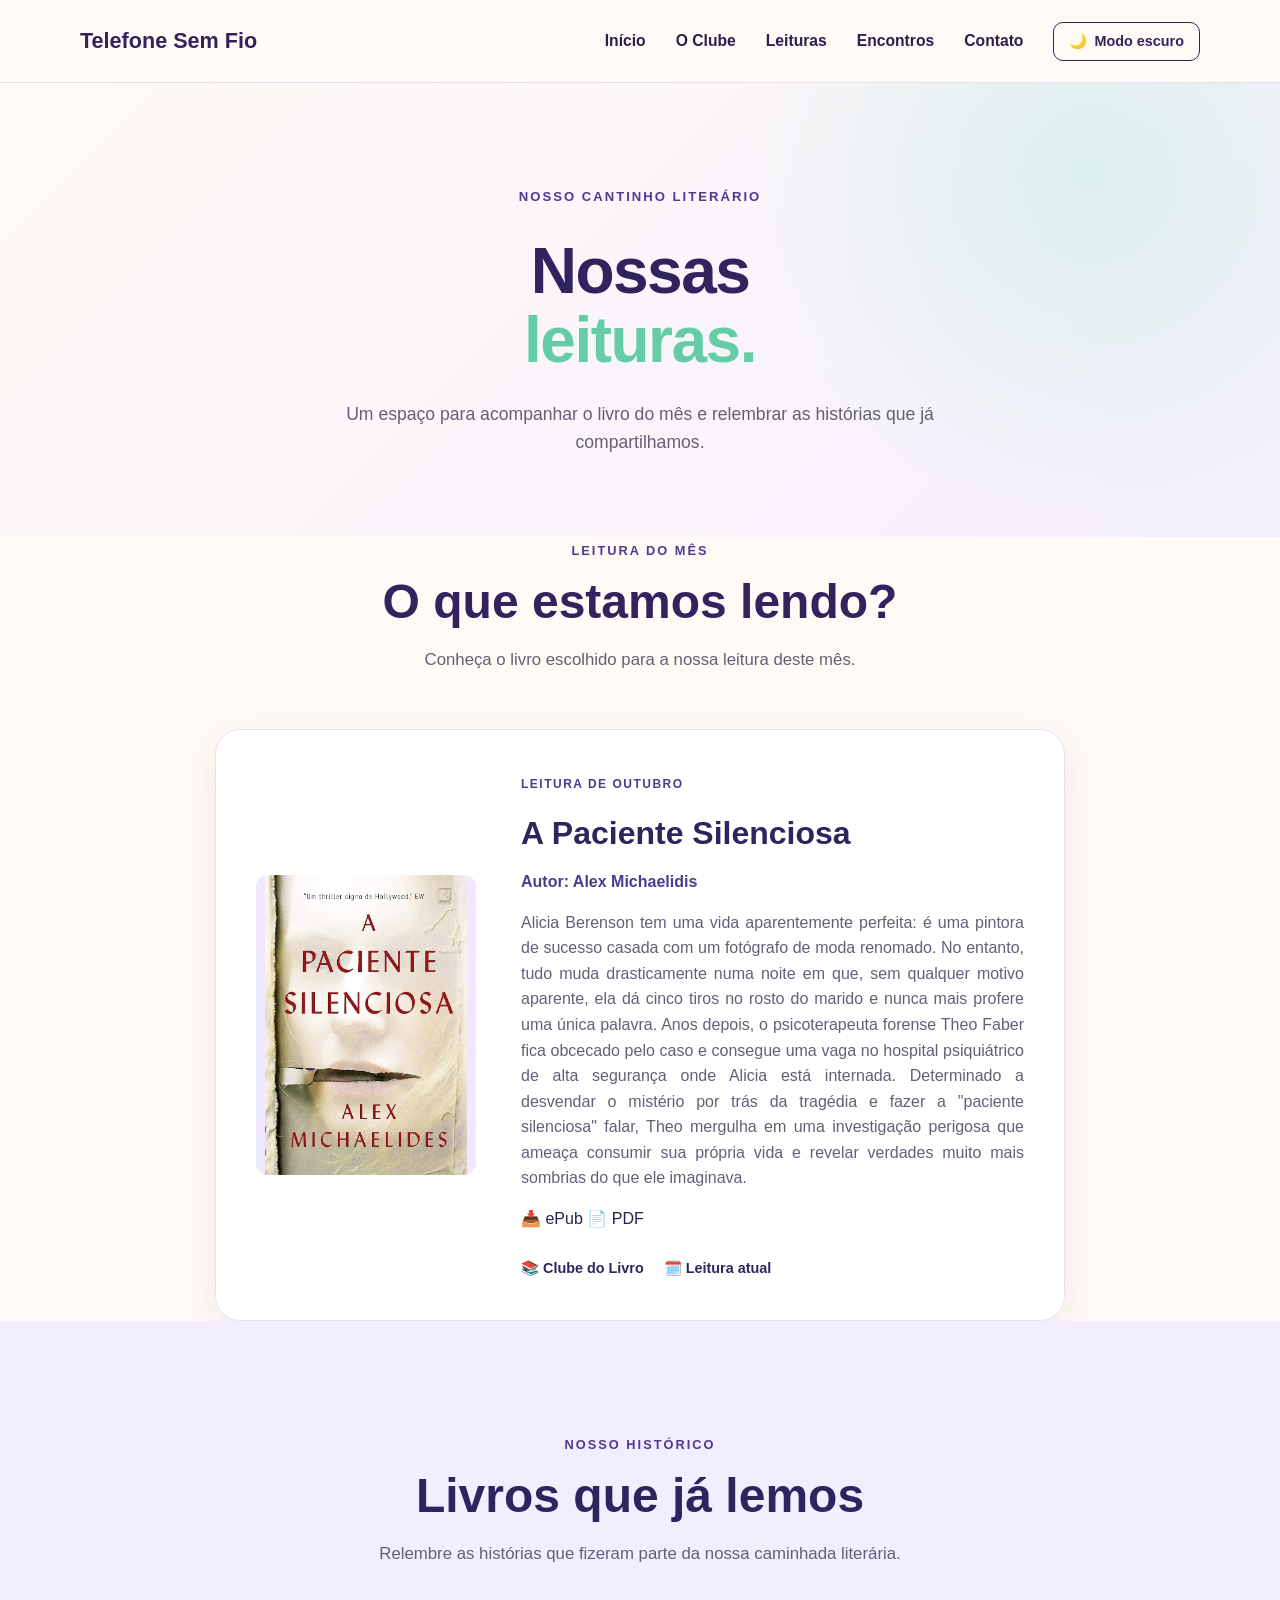
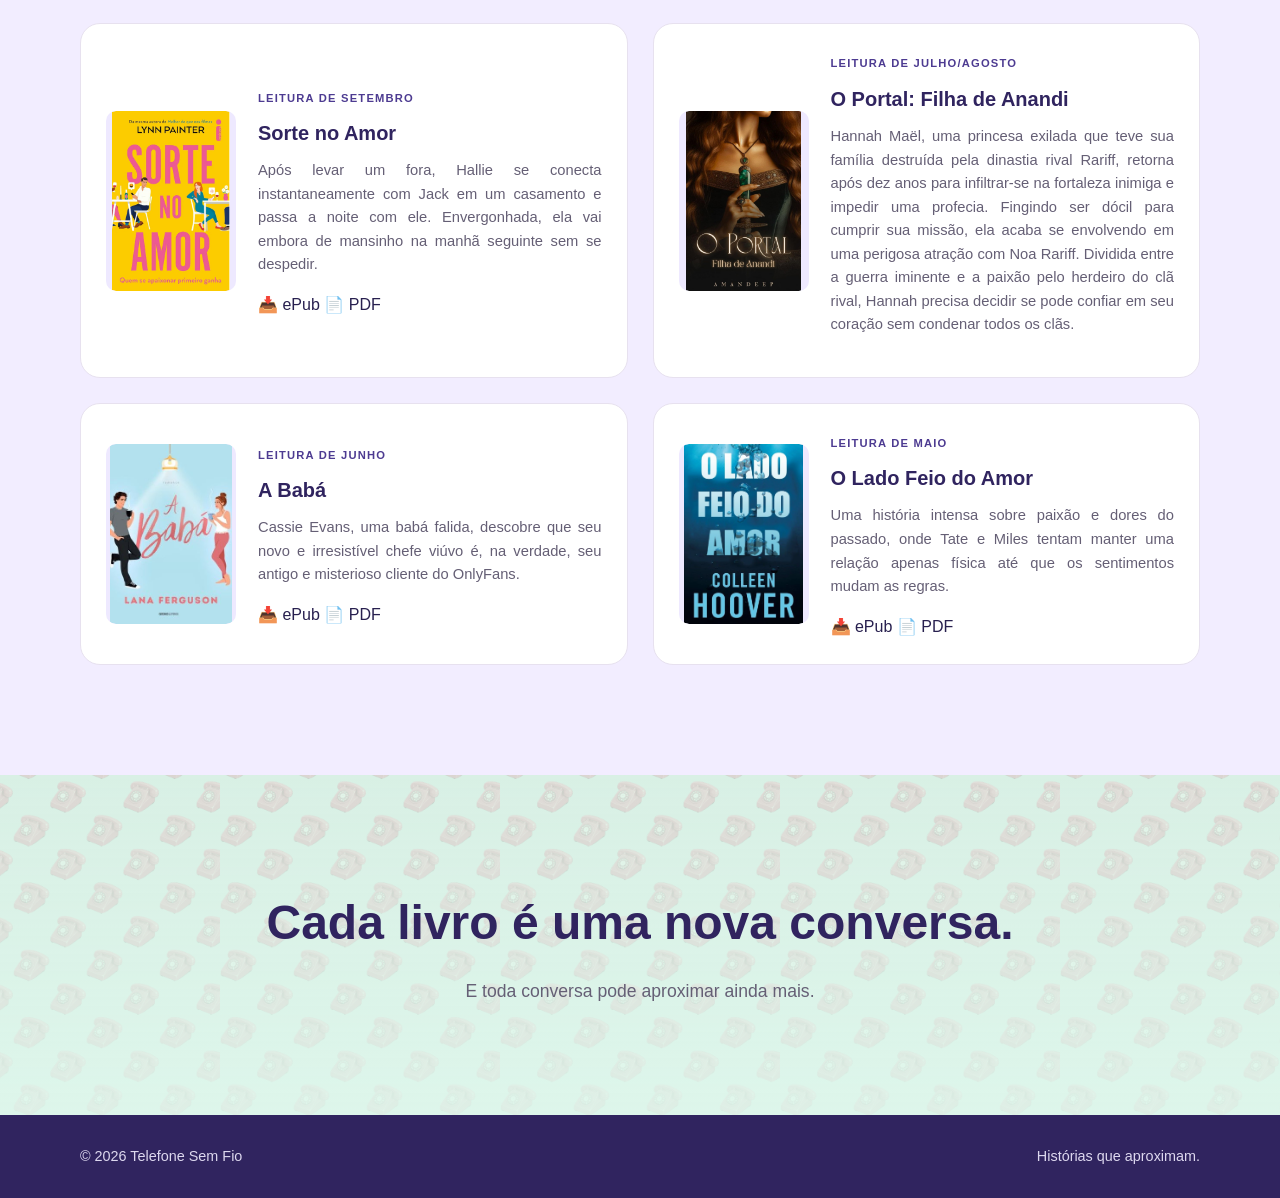
<file: leituras.html>
<!DOCTYPE html>
<html lang="pt-BR">

<head>
    <meta charset="UTF-8">
    <meta name="viewport" content="width=device-width, initial-scale=1.0">

    <title>Leituras | Telefone Sem Fio</title>
<link rel="shortcut icon" href="favicon-16x16.png" type="image/x-icon">
    <link rel="stylesheet" href="style.css">
</head>

<body>

    <!-- ================= CABEÇALHO ================= -->

 <header class="cabecalho">

    <div class="container cabecalho-conteudo">

        <a href="index.html" class="logo-texto">
            Telefone Sem Fio
        </a>


        <!-- BOTÃO DO MENU MOBILE -->

        <button
            class="botao-menu"
            id="botao-menu"
            aria-label="Abrir menu"
            aria-expanded="false"
        >
            ☰
        </button>


        <!-- MENU -->

        <nav class="menu" id="menu">

            <a href="index.html#inicio">
                Início
            </a>

            <a href="index.html#clube">
                O Clube
            </a>

            <a href="leituras.html">
                Leituras
            </a>

            <a href="index.html#encontros">
                Encontros
            </a>

            <a href="index.html#contato">
                Contato
            </a>

        </nav>


        <!-- BOTÃO CLARO / ESCURO -->

        <button id="botao-tema" class="botao-tema">

            <span id="icone-tema">🌙</span>

            <span id="texto-tema">
                Modo escuro
            </span>

        </button>

    </div>

</header>


    <main>

        <!-- ================= TÍTULO DA PÁGINA ================= -->

        <section class="pagina-titulo">

            <div class="container">

                <span class="pequeno-titulo">
                    NOSSO CANTINHO LITERÁRIO
                </span>

                <h1>
                    Nossas
                    <span>leituras.</span>
                </h1>

                <p>
                    Um espaço para acompanhar o livro do mês
                    e relembrar as histórias que já compartilhamos.
                </p>

            </div>

        </section>


        <!-- ================= LIVRO DO MÊS ================= -->

        

            <div class="container">

                <div class="titulo-secao">

                    <span>LEITURA DO MÊS</span>

                    <h2>O que estamos lendo?</h2>

                    <p>
                        Conheça o livro escolhido para a nossa
                        leitura deste mês.
                    </p>

                </div>


                <article class="livro-detalhado">

                    <div class="capa-grande">

                        <!-- COLOQUE A CAPA DO LIVRO DO MÊS AQUI -->

                        <img src="capas livros/Paciente Silenciosa.jpg"
                             alt="Capa do livro do mês">

                    </div>


                    <div class="livro-detalhado-info">

                        <span class="etiqueta-livro">
                            LEITURA DE OUTUBRO
                        </span>

                        <h3>A Paciente Silenciosa</h3>

                        <p class="autora-livro">
                            Autor: Alex Michaelidis
                        </p>

                        <p class="texto-sinopse">
                            Alicia Berenson tem uma vida aparentemente perfeita: é uma pintora de sucesso casada com um fotógrafo de moda renomado. No entanto, tudo muda drasticamente numa noite em que, sem qualquer motivo aparente, ela dá cinco tiros no rosto do marido e nunca mais profere uma única palavra.
                            Anos depois, o psicoterapeuta forense Theo Faber fica obcecado pelo caso e consegue uma vaga no hospital psiquiátrico de alta segurança onde Alicia está internada. Determinado a desvendar o mistério por trás da tragédia e fazer a "paciente silenciosa" falar, Theo mergulha em uma investigação perigosa que ameaça consumir sua própria vida e revelar verdades muito mais sombrias do que ele imaginava. 
                        </p>
                <div class="downloads-livro">

                            <a
                                href="downloads/A Paciente Silenciosa - Alex Michaelides.epub"
                                download
                                class="botao-download"
                            >
                                📥 ePub
                            </a>

                            <a
                                href="downloads/A Paciente Silenciosa – Alex Michaelides.pdf"
                                download
                                class="botao-download"
                            >
                                📄 PDF
                            </a>

                        </div>
                        <p class="texto-sinopse">
                          
                        </p>

                        <div class="informacoes-livro">

                            <span>📚 Clube do Livro</span>

                            <span>🗓️ Leitura atual</span>

                        </div>

                    </div>

                </article>

            </div>

        

<section id="fundo-pagina">
        <!-- ================= LIVROS ANTERIORES ================= -->

        <section class="secao secao-destaque">

            <div class="container">

                <div class="titulo-secao">

                    <span>NOSSO HISTÓRICO</span>

                    <h2>Livros que já lemos</h2>

                    <p>
                        Relembre as histórias que fizeram parte
                        da nossa caminhada literária.
                    </p>

                </div>


                <div class="historico-livros">

                   <article class="historico-card">

                        <div class="capa-historico">

                            <img src="capas livros/sorte no amor _Lynn Painter _livro romance.jpg"
                                 alt="Capa do livro de setembro">

                        </div>

                        <div class="historico-info">

                            <span>LEITURA DE SETEMBRO</span>

                            <h3>Sorte no Amor</h3>

                            <p class="texto-sinopse">
                                Após levar um fora, Hallie se conecta instantaneamente com Jack em um casamento e passa a noite com ele. Envergonhada, ela vai embora de mansinho na manhã seguinte sem se despedir.
                            </p>
<div class="downloads-livro">

            <a
                href="downloads/Sorte no amor - Lynn Painter.epub"
                download
                class="botao-download"
            >
                📥 ePub
            </a>

            <a
                href="downloads/Sorte No Amor.pdf"
                download
                class="botao-download"
            >
                📄 PDF
            </a>

        </div>
                        </div>

                    </article>

                    <!-- LIVRO ANTERIOR 1 -->
 
                    <article class="historico-card">

                        <div class="capa-historico">

                            <img src="capas livros/o portal.jpg"
                                 alt="Capa do primeiro livro">

                        </div>

                        <div class="historico-info">

                            <span>LEITURA DE JULHO/AGOSTO</span>

                            <h3>O Portal: Filha de Anandi</h3>

                            <p class="texto-sinopse">
                                Hannah Maël, uma princesa exilada que teve sua família destruída pela dinastia rival Rariff, retorna após dez anos para infiltrar-se na fortaleza inimiga e impedir uma profecia. Fingindo ser dócil para cumprir sua missão, ela acaba se envolvendo em uma perigosa atração com Noa Rariff. Dividida entre a guerra iminente e a paixão pelo herdeiro do clã rival, Hannah precisa decidir se pode confiar em seu coração sem condenar todos os clãs.
                            </p>

                        </div>

                    </article>


                    <!-- LIVRO ANTERIOR 2 -->

                    <article class="historico-card">

                        <div class="capa-historico">

                            <img src="capas livros/Livro_ A babá.jpg"
                                 alt="Capa do segundo livro">

                        </div>

                        <div class="historico-info">

                            <span>LEITURA DE JUNHO</span>

                            <h3>A Babá</h3>

                            <p class="texto-sinopse">
                                Cassie Evans, uma babá falida, descobre que seu novo e irresistível chefe viúvo é, na verdade, seu antigo e misterioso cliente do OnlyFans.
                            </p>
<div class="downloads-livro">

            <a
                href="downloads/A Babá - Lana Ferguson.epub"
                download
                class="botao-download"
            >
                📥 ePub
            </a>

            <a
                href="downloads/A baba - Lana Ferguson.pdf"
                download
                class="botao-download"
            >
                📄 PDF
            </a>

        </div>
                        </div>

                    </article>


                    <!-- LIVRO ANTERIOR 3 -->

                    <article class="historico-card">

                        <div class="capa-historico">

                            <img src="capas livros/o lado feio do amor.jpg"
                                 alt="Capa de O Lado Feio do Amor">

                        </div>

                        <div class="historico-info">

                            <span>LEITURA DE MAIO</span>

                            <h3>O Lado Feio do Amor</h3>

                            <p class="texto-sinopse">
                                Uma história intensa sobre paixão e dores do passado, onde Tate e Miles tentam manter uma relação apenas física até que os sentimentos mudam as regras.
                            </p>
<div class="downloads-livro">

            <a
                href="downloads/O lado feio do amor - Colleen Hoover.epub"
                download
                class="botao-download"
            >
                📥 ePub
            </a>

            <a
                href="downloads/8 - O Lado Feio do Amor - Colleen Hoover (oficial).pdf"
                download
                class="botao-download"
            >
                📄 PDF
            </a>

        </div>
                        </div>

                    </article>
</section>
                </div>
            </div>
        </section>


        <!-- ================= FRASE FINAL ================= -->
        <section class="secao frase-final">
            <div class="container">
                <h2>
                    Cada livro é uma nova conversa.
                </h2>
                <p>
                    E toda conversa pode aproximar ainda mais.
                </p>
            </div>
        </section>
    </main>


    <!-- ================= RODAPÉ ================= -->
    <footer class="rodape">
        <div class="container rodape-conteudo">
            <p>
                © 2026 Telefone Sem Fio
            </p>
            <p>
                Histórias que aproximam.
            </p>
        </div>
    </footer>


    <script src="script.js"></script>

</body>

</html>
</file>
<file: style.css>
/* =====================================================
   RESET
===================================================== */

* {
    margin: 0;
    padding: 0;
    box-sizing: border-box;
}

html {
    scroll-behavior: smooth;
}

body {
    font-family: Arial, Helvetica, sans-serif;
    background-color: #fffaf5;
    color: #28204f;
    line-height: 1.6;

    transition:
        background-color 0.3s ease,
        color 0.3s ease;
}

a {
    text-decoration: none;
    color: inherit;
}

img {
    max-width: 100%;
    display: block;
}


/* =====================================================
   VARIÁVEIS
===================================================== */

:root {
    --roxo: #30245f;
    --roxo-claro: #4d3b91;

    --lilas: #eee9ff;

    --verde: #9be5c7;
    --verde-claro: #dff8ed;

    --creme: #fffaf5;
    --branco: #ffffff;

    --texto: #28204f;
    --texto-claro: #655f75;

    --borda: #e7e1ef;

    --sombra:
        0 15px 40px rgba(48, 36, 95, 0.10);
}


/* =====================================================
   CONTAINER
===================================================== */

.container {
    width: min(1120px, 90%);
    margin: 0 auto;
}


/* =====================================================
   CABEÇALHO
===================================================== */

.cabecalho {
    position: sticky;
    top: 0;
    z-index: 1000;

    background-color: rgba(255, 250, 245, 0.96);

    border-bottom: 1px solid var(--borda);

    backdrop-filter: blur(10px);

    transition:
        background-color 0.3s ease,
        border-color 0.3s ease;
}

.cabecalho-conteudo {
    min-height: 82px;

    display: flex;
    align-items: center;
    justify-content: space-between;

    gap: 30px;
}


/* LOGO */

.logo-texto {
    font-size: 1.35rem;
    font-weight: 800;

    color: var(--roxo);

    white-space: nowrap;

    transition: 0.3s;
}

.logo-texto:hover {
    opacity: 0.75;
}


/* MENU */

.menu {
    display: flex;
    align-items: center;
    justify-content: center;

    gap: 30px;

    margin-left: auto;
}

.menu a {
    position: relative;

    font-size: 0.98rem;
    font-weight: 600;

    color: var(--texto);

    transition: color 0.3s ease;
}

.menu a::after {
    content: "";

    position: absolute;
    left: 0;
    bottom: -7px;

    width: 0;
    height: 2px;

    background-color: var(--roxo);

    transition: width 0.3s ease;
}

.menu a:hover {
    color: var(--roxo-claro);
}

.menu a:hover::after {
    width: 100%;
}


/* BOTÃO TEMA */

.botao-tema {
    border: 1px solid var(--roxo);

    background-color: transparent;
    color: var(--roxo);

    padding: 10px 15px;

    border-radius: 10px;

    cursor: pointer;

    font-size: 0.9rem;
    font-weight: 600;

    display: flex;
    align-items: center;
    gap: 7px;

    transition: all 0.3s ease;

    white-space: nowrap;
}

.botao-tema:hover {
    background-color: var(--roxo);
    color: white;

    transform: translateY(-2px);
}


/* =====================================================
   HERO — PÁGINA INICIAL
===================================================== */

.hero {
    min-height: calc(100vh - 82px);

    display: flex;
    align-items: center;

    padding: 80px 0;

    background:
        radial-gradient(
            circle at 90% 20%,
            rgba(155, 229, 199, 0.35),
            transparent 30%
        ),
        linear-gradient(
            135deg,
            #fffaf5 0%,
            #f5f0ff 100%
        );
}

.hero-conteudo {
    display: grid;

    grid-template-columns: 1.05fr 0.95fr;

    align-items: center;

    gap: 65px;
}


/* TEXTO DO HERO */

.hero-texto {
    max-width: 600px;
}

.pequeno-titulo {
    display: inline-block;

    color: var(--roxo-claro);

    font-size: 0.82rem;
    font-weight: 800;

    letter-spacing: 2px;

    margin-bottom: 15px;
}

.hero h1 {
    font-size: clamp(3rem, 6vw, 5.2rem);

    line-height: 1.03;

    letter-spacing: -2px;

    color: var(--roxo);

    margin-bottom: 28px;
}

.hero h1 span {
    display: block;
    color: #65cda6;
}

.hero p {
    max-width: 570px;

    font-size: 1.15rem;

    color: var(--texto-claro);

    margin-bottom: 35px;
}


/* BOTÕES DO HERO */

.hero-botoes {
    display: flex;
    align-items: center;

    gap: 15px;

    flex-wrap: wrap;
}

.botao {
    display: inline-flex;

    align-items: center;
    justify-content: center;

    min-height: 52px;

    padding: 0 25px;

    border-radius: 12px;

    font-weight: 700;

    transition:
        transform 0.3s ease,
        box-shadow 0.3s ease,
        background-color 0.3s ease;
}

.botao:hover {
    transform: translateY(-3px);

    box-shadow:
        0 10px 25px rgba(48, 36, 95, 0.15);
}

.botao-principal {
    background-color: var(--roxo);
    color: white;
}

.botao-principal:hover {
    background-color: var(--roxo-claro);
}

.botao-secundario {
    background-color: var(--verde);
    color: var(--roxo);
}

.botao-secundario:hover {
    background-color: #83dbb7;
}


/* IMAGEM DO HERO */

.hero-imagem {
    display: flex;

    justify-content: center;
    align-items: center;
}

.imagem-moldura {
    width: min(100%, 500px);

    aspect-ratio: 1 / 1;

    padding: 22px;

    background-color: white;

    border-radius: 30px;

    box-shadow: var(--sombra);

    transform: rotate(2deg);

    transition: transform 0.3s ease;
}

.imagem-moldura:hover {
    transform: rotate(0deg) translateY(-5px);
}

.imagem-moldura img {
    width: 100%;
    height: 100%;

    object-fit: cover;

    border-radius: 20px;
}


/* =====================================================
   SEÇÕES
===================================================== */

.secao {
    padding: 110px 0;
}

.secao-destaque {
    background-color: #f2edff;
}

.titulo-secao {
    max-width: 700px;

    margin: 0 auto 55px;

    text-align: center;
}

.titulo-secao > span {
    color: var(--roxo-claro);

    font-size: 0.8rem;
    font-weight: 800;

    letter-spacing: 2px;
}

.titulo-secao h2 {
    font-size: clamp(2rem, 4vw, 3rem);

    line-height: 1.15;

    color: var(--roxo);

    margin: 12px 0 18px;
}

.titulo-secao p {
    color: var(--texto-claro);
    font-size: 1.05rem;
}


/* =====================================================
   CARTÕES — O CLUBE
===================================================== */

.cartoes {
    display: grid;

    grid-template-columns: repeat(3, 1fr);

    gap: 25px;
}

.cartao {
    padding: 35px;

    background-color: white;

    border: 1px solid var(--borda);

    border-radius: 20px;

    box-shadow:
        0 8px 25px rgba(48, 36, 95, 0.06);

    transition:
        transform 0.3s ease,
        box-shadow 0.3s ease;
}

.cartao:hover {
    transform: translateY(-7px);

    box-shadow:
        0 18px 35px rgba(48, 36, 95, 0.12);
}

.icone-cartao {
    width: 55px;
    height: 55px;

    display: flex;
    align-items: center;
    justify-content: center;

    background-color: var(--verde-claro);

    border-radius: 15px;

    font-size: 1.6rem;

    margin-bottom: 22px;
}

.cartao h3 {
    color: var(--roxo);

    margin-bottom: 12px;

    font-size: 1.3rem;
}

.cartao p {
    color: var(--texto-claro);
    font-size: 0.98rem;
}


/* =====================================================
   CARTÕES DE LEITURA — PÁGINA INICIAL
===================================================== */

.livros {
    display: grid;

    grid-template-columns: repeat(2, 1fr);

    gap: 25px;
}

.livro {
    display: flex;
    align-items: center;

    gap: 25px;

    background-color: white;

    border-radius: 20px;

    padding: 25px;

    border: 1px solid var(--borda);

    transition:
        transform 0.3s ease,
        box-shadow 0.3s ease;
}

.livro:hover {
    transform: translateY(-7px);

    box-shadow:
        0 15px 30px rgba(48, 36, 95, 0.10);
}

.livro-capa {
    flex-shrink: 0;

    width: 120px;
    height: 160px;

    display: flex;
    align-items: center;
    justify-content: center;

    border-radius: 12px;

    background:
        linear-gradient(
            145deg,
            #dcd3ff,
            #a99bdf
        );

    font-size: 3rem;
}

.livro-info span {
    font-size: 0.75rem;

    font-weight: 800;

    letter-spacing: 1.5px;

    color: var(--roxo-claro);
}

.livro-info h3 {
    color: var(--roxo);

    margin: 7px 0 10px;

    font-size: 1.35rem;
}

.livro-info p {
    color: var(--texto-claro);
}

.link-card {
    display: inline-block;

    margin-top: 12px;

    color: var(--roxo-claro);

    font-size: 0.9rem;
    font-weight: 700;

    transition: color 0.3s ease;
}

.livro:hover .link-card {
    color: #65cda6;
}


/* =====================================================
   ENCONTROS
===================================================== */

.encontros-conteudo {
    display: grid;

    grid-template-columns: 1fr 0.75fr;

    align-items: center;

    gap: 80px;
}

.encontros-texto h2 {
    color: var(--roxo);

    font-size: clamp(2.3rem, 4vw, 3.5rem);

    line-height: 1.1;

    margin: 10px 0 25px;
}

.encontros-texto h2 span {
    color: #65cda6;
}

.encontros-texto p {
    color: var(--texto-claro);

    margin-bottom: 15px;

    font-size: 1.05rem;
}

.encontro-card {
    padding: 45px;

    background-color: var(--roxo);

    color: white;

    border-radius: 25px;

    text-align: center;

    box-shadow: var(--sombra);
}

.encontro-icone {
    font-size: 3rem;
    margin-bottom: 15px;
}

.encontro-card h3 {
    font-size: 1.5rem;
    margin-bottom: 12px;
}

.encontro-card p {
    color: #e7e2fa;
}


/* =====================================================
   CONTATO
===================================================== */

.contato {
    background-color: var(--verde-claro);
}

.contato-cartoes {
    display: grid;

    grid-template-columns: repeat(3, 1fr);

    gap: 20px;
}

.contato-item {
    display: flex;
    align-items: center;

    gap: 15px;

    padding: 22px;

    background-color: white;

    border-radius: 15px;

    border: 1px solid var(--borda);

    transition:
        transform 0.3s ease,
        box-shadow 0.3s ease;
}

.contato-item:hover {
    transform: translateY(-5px);

    box-shadow: var(--sombra);
}

.contato-item > span {
    width: 48px;
    height: 48px;

    display: flex;
    align-items: center;
    justify-content: center;

    background-color: var(--lilas);

    border-radius: 12px;

    font-size: 1.3rem;
}

.contato-item strong {
    display: block;

    color: var(--roxo);

    margin-bottom: 3px;
}

.contato-item small {
    color: var(--texto-claro);
}


/* =====================================================
   RODAPÉ
===================================================== */

.rodape {
    background-color: var(--roxo);

    color: white;

    padding: 30px 0;
}

.rodape-conteudo {
    display: flex;
    align-items: center;
    justify-content: space-between;

    gap: 20px;
}

.rodape p {
    font-size: 0.9rem;
    color: #ddd8ef;
}


/* =====================================================
   PÁGINA DE LEITURAS — TÍTULO
===================================================== */

.pagina-titulo {
    padding: 100px 0 80px;

    text-align: center;

    background:
        radial-gradient(
            circle at 85% 20%,
            rgba(155, 229, 199, 0.30),
            transparent 30%
        ),
        linear-gradient(
            135deg,
            #fffaf5 0%,
            #f5f0ff 100%
        );
}

.pagina-titulo h1 {
    max-width: 800px;

    margin: 15px auto 25px;

    font-size: clamp(2.5rem, 5vw, 4.5rem);

    line-height: 1.08;

    letter-spacing: -1.5px;

    color: var(--roxo);
}

.pagina-titulo h1 span {
    display: block;
    color: #65cda6;
}

.pagina-titulo p {
    max-width: 600px;

    margin: 0 auto;

    color: var(--texto-claro);

    font-size: 1.1rem;
}


/* =====================================================
   LIVRO DO MÊS — CAPA PADRONIZADA
===================================================== */

.livro-detalhado {
    display: grid;

    grid-template-columns: 220px 1fr;

    align-items: center;

    gap: 45px;

    max-width: 850px;

    margin: 0 auto;

    padding: 40px;

    background-color: white;

    border: 1px solid var(--borda);

    border-radius: 25px;

    box-shadow:
        0 12px 35px rgba(48, 36, 95, 0.08);
}


/* TAMANHO DA CAPA DO LIVRO DO MÊS */

.capa-grande {
    width: 220px;
    height: 300px;

    display: flex;
    align-items: center;
    justify-content: center;

    flex-shrink: 0;

    border-radius: 12px;

    overflow: hidden;

    background-color: #eee9ff;
}


/* IMAGEM DA CAPA DO LIVRO DO MÊS */

.capa-grande img {
    width: 100%;
    height: 100%;

    object-fit: contain;

    border-radius: 12px;
}


.etiqueta-livro {
    color: var(--roxo-claro);

    font-size: 0.75rem;

    font-weight: 800;

    letter-spacing: 1.5px;
}

.livro-detalhado-info h3 {
    font-size: 2rem;

    color: var(--roxo);

    margin: 12px 0 10px;
}

.livro-detalhado-info p {
    color: var(--texto-claro);

    margin-bottom: 15px;

    font-size: 1rem;
}

.autora-livro {
    font-weight: 700;

    color: var(--roxo-claro) !important;
}

.informacoes-livro {
    display: flex;

    gap: 20px;

    flex-wrap: wrap;

    margin-top: 25px;

    color: var(--roxo);

    font-size: 0.9rem;

    font-weight: 600;
}


/* =====================================================
   LIVROS ANTERIORES — CAPAS PADRONIZADAS
===================================================== */

.historico-livros {
    display: grid;

    grid-template-columns: repeat(2, 1fr);

    gap: 25px;
}

.historico-card {
    display: flex;
    align-items: center;

    gap: 22px;

    padding: 25px;

    background-color: white;

    border: 1px solid var(--borda);

    border-radius: 20px;

    transition:
        transform 0.3s ease,
        box-shadow 0.3s ease;
}

.historico-card:hover {
    transform: translateY(-6px);

    box-shadow:
        0 15px 30px rgba(48, 36, 95, 0.10);
}


/* TAMANHO PADRÃO DAS CAPAS ANTERIORES */

.capa-historico {
    width: 130px;
    height: 180px;

    flex-shrink: 0;

    display: flex;
    align-items: center;
    justify-content: center;

    border-radius: 10px;

    overflow: hidden;

    background-color: #eee9ff;
}


/* IMAGENS DAS CAPAS ANTERIORES */

.capa-historico img {
    width: 100%;
    height: 100%;

    object-fit: contain;

    border-radius: 10px;
}

.historico-info span {
    color: var(--roxo-claro);

    font-size: 0.7rem;

    font-weight: 800;

    letter-spacing: 1.2px;
}

.historico-info h3 {
    color: var(--roxo);

    font-size: 1.25rem;

    margin: 8px 0 10px;
}

.historico-info p {
    color: var(--texto-claro);

    font-size: 0.92rem;

    margin-bottom: 15px;
}

.botao-leitura {
    border: none;

    background: transparent;

    color: var(--roxo-claro);

    font-size: 0.85rem;

    font-weight: 700;

    padding: 0;

    cursor: pointer;
}


/* =====================================================
   FRASE FINAL
===================================================== */

.frase-final {
    text-align: center;

    background-color: var(--verde-claro);
}

.frase-final h2 {
    color: var(--roxo);

    font-size: clamp(2rem, 4vw, 3rem);

    margin-bottom: 15px;
}

.frase-final p {
    color: var(--texto-claro);

    font-size: 1.1rem;
}


/* =====================================================
   MODO ESCURO
===================================================== */

body.modo-escuro {
    --creme: #151225;
    --branco: #201b35;

    --texto: #f5f2ff;
    --texto-claro: #c9c3da;

    --borda: #3a3452;

    background-color: #151225;

    color: #f5f2ff;
}


/* CABEÇALHO ESCURO */

body.modo-escuro .cabecalho {
    background-color: rgba(21, 18, 37, 0.96);

    border-color: #302a47;
}

body.modo-escuro .logo-texto,
body.modo-escuro .menu a {
    color: #ffffff;
}

body.modo-escuro .menu a:hover {
    color: var(--verde);
}


/* HERO ESCURO */

body.modo-escuro .hero {
    background:
        radial-gradient(
            circle at 90% 20%,
            rgba(87, 151, 124, 0.18),
            transparent 30%
        ),
        linear-gradient(
            135deg,
            #151225,
            #211a3b
        );
}

body.modo-escuro .hero h1,
body.modo-escuro .titulo-secao h2,
body.modo-escuro .encontros-texto h2 {
    color: white;
}


/* SEÇÕES ESCURAS */

body.modo-escuro .secao-destaque {
    background-color: #1b1730;
}

body.modo-escuro .cartao,
body.modo-escuro .livro,
body.modo-escuro .livro-detalhado,
body.modo-escuro .historico-card,
body.modo-escuro .contato-item {
    background-color: #201b35;

    border-color: #3a3452;
}

body.modo-escuro .imagem-moldura {
    background-color: #201b35;
}

body.modo-escuro .contato {
    background-color: #172d27;
}


/* PÁGINA DE LEITURAS ESCURA */

body.modo-escuro .pagina-titulo {
    background:
        radial-gradient(
            circle at 85% 20%,
            rgba(87, 151, 124, 0.18),
            transparent 30%
        ),
        linear-gradient(
            135deg,
            #151225,
            #211a3b
        );
}

body.modo-escuro .pagina-titulo h1 {
    color: white;
}

body.modo-escuro .livro-detalhado-info h3,
body.modo-escuro .historico-info h3,
body.modo-escuro .frase-final h2 {
    color: white;
}

body.modo-escuro .frase-final {
    background-color: #172d27;
}


/* BOTÃO TEMA ESCURO */

body.modo-escuro .botao-tema {
    border-color: #ffffff;
    color: white;
}

body.modo-escuro .botao-tema:hover {
    background-color: white;
    color: var(--roxo);
}


/* =====================================================
   RESPONSIVIDADE — TABLET
===================================================== */

@media (max-width: 950px) {

    .cabecalho-conteudo {
        flex-wrap: wrap;
        padding: 15px 0;
    }

    .logo-texto {
        order: 1;
    }

    .botao-tema {
        order: 2;
        margin-left: auto;
    }

    .menu {
        order: 3;

        width: 100%;

        overflow-x: auto;

        justify-content: flex-start;

        padding-bottom: 5px;

        gap: 25px;
    }


    .hero-conteudo {
        grid-template-columns: 1fr;

        gap: 50px;

        text-align: center;
    }

    .hero-texto {
        margin: 0 auto;
    }

    .hero p {
        margin-left: auto;
        margin-right: auto;
    }

    .hero-botoes {
        justify-content: center;
    }

    .hero-imagem {
        max-width: 500px;

        width: 100%;

        margin: auto;
    }


    .cartoes {
        grid-template-columns: 1fr;
    }


    .encontros-conteudo {
        grid-template-columns: 1fr;

        gap: 45px;
    }

    .encontros-texto {
        text-align: center;
    }


    .contato-cartoes {
        grid-template-columns: 1fr;
    }


    /* PÁGINA DE LEITURAS */

    .livro-detalhado {
        grid-template-columns: 220px 1fr;

        gap: 30px;
    }

    .historico-livros {
        grid-template-columns: 1fr;
    }

}


/* =====================================================
   RESPONSIVIDADE — CELULAR
===================================================== */

@media (max-width: 650px) {

    .cabecalho-conteudo {
        min-height: auto;
    }

    .logo-texto {
        font-size: 1.1rem;
    }

    .botao-tema {
        font-size: 0.8rem;

        padding: 8px 10px;
    }


    .hero {
        padding: 65px 0;
    }

    .hero h1 {
        font-size: 2.7rem;

        letter-spacing: -1px;
    }

    .hero p {
        font-size: 1rem;
    }

    .hero-botoes {
        flex-direction: column;

        width: 100%;
    }

    .botao {
        width: 100%;
    }

    .imagem-moldura {
        padding: 12px;

        border-radius: 20px;
    }


    .secao {
        padding: 75px 0;
    }

    .titulo-secao {
        margin-bottom: 35px;
    }


    /* CARTÕES DE LEITURA DA HOME */

    .livros {
        grid-template-columns: 1fr;
    }

    .livro {
        gap: 18px;
        padding: 20px;
    }

    .livro-capa {
        width: 100px;
        height: 135px;
    }


    /* PÁGINA DE LEITURAS */

    .pagina-titulo {
        padding: 70px 0 55px;
    }

    .pagina-titulo h1 {
        font-size: 2.5rem;
    }


    /* LIVRO DO MÊS NO CELULAR */

    .livro-detalhado {
        grid-template-columns: 1fr;

        gap: 30px;

        padding: 30px;

        text-align: center;
    }

    .capa-grande {
        width: 200px;
        height: 270px;

        margin: 0 auto;
    }

    .informacoes-livro {
        justify-content: center;
    }


    /* LIVROS ANTERIORES NO CELULAR */

    .historico-card {
        flex-direction: column;

        text-align: center;
    }

    .capa-historico {
        width: 130px;
        height: 180px;
    }


    .encontro-card {
        padding: 30px 22px;
    }

    .rodape-conteudo {
        flex-direction: column;

        text-align: center;
    }

}

.texto-sinopse {
  text-align: justify;
}

/* =====================================================
   MENU MOBILE
===================================================== */

.botao-menu {
    display: none;

    border: none;
    background: transparent;

    font-size: 28px;

    color: var(--texto);

    cursor: pointer;

    padding: 5px;

    line-height: 1;
}


/* =====================================================
   TABLETS E CELULARES
===================================================== */

@media (max-width: 950px) {

    .cabecalho-conteudo {
        position: relative;
    }


    .botao-menu {
        display: block;

        order: 2;
    }


    .menu {
        position: absolute;

        top: calc(100% + 10px);

        left: 0;
        right: 0;

        display: none;

        flex-direction: column;

        gap: 5px;

        padding: 15px;

        background-color: var(--branco);

        border: 1px solid var(--borda);

        border-radius: 18px;

        box-shadow: var(--sombra);

        z-index: 1000;
    }


    .menu.menu-aberto {
        display: flex;
    }


    .menu a {
        display: block;

        width: 100%;

        padding: 13px 15px;

        border-radius: 10px;

        text-align: left;
    }


    .menu a:hover {
        background-color: var(--lilas);
    }


    .botao-tema {
        order: 3;
    }

}


/* =====================================================
   CELULARES
===================================================== */

@media (max-width: 650px) {

    .container {
        width: 92%;
    }


    .cabecalho {
        padding: 15px 0;
    }


    .cabecalho-conteudo {
        gap: 10px;
    }


    .logo-texto {
        font-size: 20px;
    }


    .botao-menu {
        font-size: 26px;
    }


    .botao-tema {
        padding: 8px 10px;
    }


    #texto-tema {
        display: none;
    }


    /* HERO */

    .hero {
        padding: 70px 0;
    }


    .hero h1 {
        font-size: 40px;
        line-height: 1.1;
    }


    .hero p {
        font-size: 16px;
    }


    /* BOTÕES */

    .botoes {
        flex-direction: column;

        width: 100%;
    }


    .botoes a {
        width: 100%;

        text-align: center;
    }


    /* CARDS DE LIVROS */

    .livros {
        grid-template-columns: 1fr;
    }


    .livro {
        flex-direction: column;

        text-align: center;
    }


    .livro-capa {
        margin: 0 auto;
    }


    /* SEÇÕES */

    .secao {
        padding: 65px 0;
    }


    .titulo-secao h2 {
        font-size: 30px;
    }


    /* LIVRO DO MÊS */

    .livro-detalhado {
        grid-template-columns: 1fr;

        gap: 30px;

        padding: 25px;

        text-align: center;
    }


    .capa-grande {
        width: 200px;
        height: 270px;

        margin: 0 auto;
    }


    /* HISTÓRICO */

    .historico-livros {
        grid-template-columns: 1fr;
    }


    .historico-card {
        flex-direction: column;

        text-align: center;
    }


    .capa-historico {
        width: 130px;
        height: 180px;
    }


    /* CONTATO */

    .contato {
        grid-template-columns: 1fr;
    }


    /* RODAPÉ */

    .rodape-conteudo {
        flex-direction: column;

        text-align: center;

        gap: 10px;
    }

}




/* =====================================================
   ESTAMPA TELEFONE - SEÇÃO CONTATO
===================================================== */

#contato {
    position: relative;
}

.estampa-telefone {
    position: absolute;
    width: 170px;
    height: auto;
    right: 25px;
    bottom: 20px;
    z-index: 0;
    pointer-events: none;
}

#contato .container {
    position: relative;
    z-index: 1;
}

/* =====================================================
   ESTAMPAS NO CELULAR
===================================================== */

@media (max-width: 650px) {

    .estampa-books {
        width: 105px;

        left: -10px;

        top: 20px;

        opacity: 0.9;
    }


    .estampa-telefone {
        width: 100px;

        right: -5px;

        bottom: 10px;

        opacity: 0.9;
    }

}

/* =====================================================
   FUNDO COM PADRÃO DE TELEFONES SUAVE
===================================================== */

.contato {
    /* Mude para o caminho correto onde a imagem está salva no seu projeto */
    background-image: 
        linear-gradient(rgba(223, 248, 237, 0.756), rgba(223, 248, 237, 0.92)), 
        url('bg-telefone.png'); /* ou o nome correto do arquivo da imagem */
    
    background-repeat: repeat;
    background-size: 300px; /* Controla o tamanho/escala dos telefones repetidos */
    background-position: center;
}

body.modo-escuro .contato {
    background-image: 
        linear-gradient(rgba(23, 45, 39, 0.94), rgba(23, 45, 39, 0.94)), 
        url('bg-telefone.png');
}

/* =====================================================
   FRASE FINAL COM PADRÃO DE SELOS SUAVE
===================================================== */

.frase-final {
    text-align: center;
    position: relative;
    
    /* Substitua 'bg-clube.jpg' pelo caminho correto onde a imagem está salva no seu projeto */
    background-image: 
        linear-gradient(rgba(223, 248, 237, 0.788), rgba(223, 248, 237, 0.94)), 
        url('bg-telefone.png');
    
    background-repeat: repeat;
    background-size: 280px; /* Controla o tamanho/escala dos selos repetidos */
    background-position: center;
}

body.modo-escuro .frase-final {
    background-image: 
        linear-gradient(rgba(23, 45, 39, 0.95), rgba(23, 45, 39, 0.95)), 
        url('bg-telefone.png');
}

/* =====================================================
   CARROSSEL DE FOTOS - ENCONTROS
===================================================== */

#encontros {
    position: relative;
}


.carrossel {
    width: 100%;

    max-width: 850px;

    margin: 45px auto 0;
}


/* =====================================================
   JANELA DO CARROSSEL
===================================================== */

.carrossel-janela {
    position: relative;

    width: 100%;

    aspect-ratio: 16 / 9;

    overflow: hidden;

    border-radius: 25px;

    background-color: var(--lilas);

    box-shadow: var(--sombra);
}


/* =====================================================
   ÁREA DOS SLIDES
===================================================== */

.carrossel-fotos {
    width: 100%;

    height: 100%;

    position: relative;
}


.slide {
    position: absolute;

    inset: 0;

    width: 100%;

    height: 100%;

    opacity: 0;

    visibility: hidden;

    transition:
        opacity 0.5s ease,
        visibility 0.5s ease;
}


.slide.ativo {
    opacity: 1;

    visibility: visible;

    z-index: 1;
}


.slide img {
    width: 100%;

    height: 100%;

    display: block;

    object-fit: cover;
}


/* =====================================================
   BOTÕES DE NAVEGAÇÃO
===================================================== */

.carrossel-botao {
    position: absolute;

    top: 50%;

    transform: translateY(-50%);

    z-index: 5;

    width: 48px;

    height: 48px;

    border: none;

    border-radius: 50%;

    background-color: rgba(255, 255, 255, 0.90);

    color: var(--roxo);

    font-size: 38px;

    line-height: 1;

    display: flex;

    align-items: center;

    justify-content: center;

    cursor: pointer;

    box-shadow: 0 5px 20px rgba(0, 0, 0, 0.15);

    transition:
        transform 0.2s ease,
        background-color 0.2s ease;
}


.carrossel-botao:hover {
    background-color: var(--branco);

    transform:
        translateY(-50%)
        scale(1.08);
}


.carrossel-anterior {
    left: 20px;
}


.carrossel-proximo {
    right: 20px;
}


/* =====================================================
   INDICADORES
===================================================== */

.carrossel-indicadores {
    display: flex;

    justify-content: center;

    align-items: center;

    gap: 9px;

    margin-top: 20px;
}


.indicador {
    width: 9px;

    height: 9px;

    padding: 0;

    border: none;

    border-radius: 50%;

    background-color: #cfc9dc;

    cursor: pointer;

    transition:
        transform 0.2s ease,
        background-color 0.2s ease;
}


.indicador.ativo {
    background-color: var(--roxo);

    transform: scale(1.35);
}


/* =====================================================
   TEXTO ABAIXO DO CARROSSEL
===================================================== */

.texto-encontros {
    max-width: 650px;

    margin: 30px auto 0;

    text-align: center;

    color: var(--texto-claro);

    font-size: 16px;

    line-height: 1.7;
}


/* =====================================================
   CELULAR
===================================================== */

@media (max-width: 650px) {

    .carrossel {
        margin-top: 30px;
    }


    .carrossel-janela {
        aspect-ratio: 4 / 5;

        border-radius: 20px;
    }


    .carrossel-botao {
        width: 40px;

        height: 40px;

        font-size: 30px;
    }


    .carrossel-anterior {
        left: 12px;
    }


    .carrossel-proximo {
        right: 12px;
    }


    .texto-encontros {
        font-size: 15px;

        padding: 0 10px;
    }

}

/* ==========================================
   VISUALIZAÇÃO DA FOTO EM TELA CHEIA
========================================== */

.visualizador-foto {
    position: fixed;
    inset: 0;
    z-index: 9999;

    display: none;
    align-items: center;
    justify-content: center;

    padding: 30px;

    background-color: rgba(20, 15, 35, 0.94);

    cursor: zoom-out;
}

.visualizador-foto.aberto {
    display: flex;
}

.visualizador-foto img {
    max-width: 100%;
    max-height: 100%;

    width: auto;
    height: auto;

    object-fit: contain;

    border-radius: 10px;

    cursor: default;
}

.fechar-visualizador {
    position: absolute;

    top: 20px;
    right: 25px;

    width: 50px;
    height: 50px;

    border: none;
    border-radius: 50%;

    background-color: rgba(255, 255, 255, 0.9);

    color: var(--roxo);

    font-size: 38px;
    line-height: 1;

    display: flex;
    align-items: center;
    justify-content: center;

    cursor: pointer;

    z-index: 10000;

    transition: transform 0.2s ease,
                background-color 0.2s ease;
}

.fechar-visualizador:hover {
    background-color: white;
    transform: scale(1.08);
}


/* CELULAR */

@media (max-width: 650px) {

    .visualizador-foto {
        padding: 15px;
    }

    .visualizador-foto img {
        max-width: 100%;
        max-height: 90vh;
    }

    .fechar-visualizador {
        top: 12px;
        right: 12px;

        width: 44px;
        height: 44px;

        font-size: 32px;
    }

}
</file>
